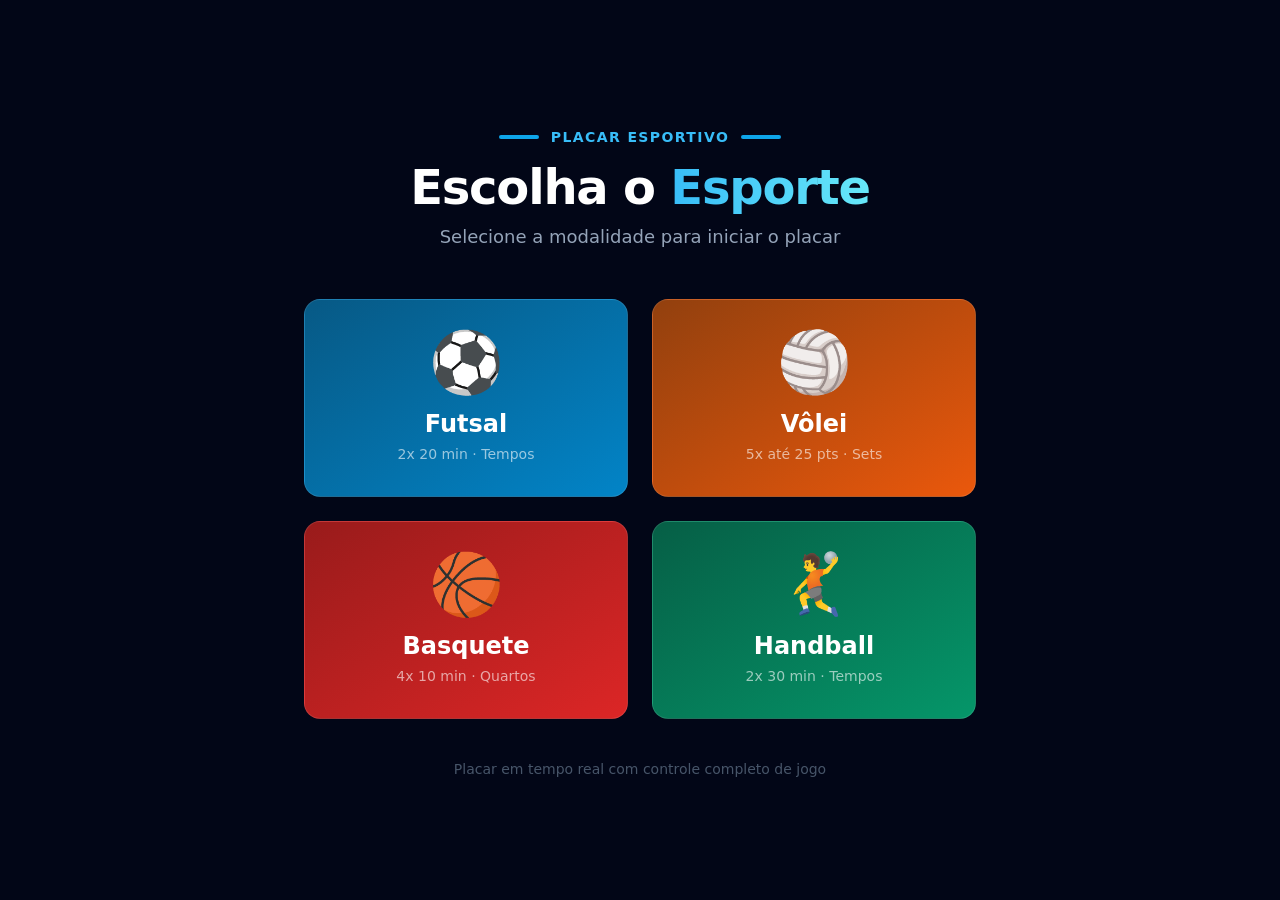
<file: index.html>
<!doctype html>
<html lang="en">
  <head>
    <meta charset="UTF-8" />
    <link rel="icon" type="image/svg+xml" href="/vite.svg" />
    <meta name="viewport" content="width=device-width, initial-scale=1.0" />
    <title data-default>Vite + React + TS</title>
    <meta property="og:image" content="https://bolt.new/static/og_default.png" />
    <meta name="twitter:card" content="summary_large_image" />
    <meta name="twitter:image" content="https://bolt.new/static/og_default.png" />
    <script type="module" crossorigin src="./assets/index-DK-SlphU.js"></script>
    <link rel="stylesheet" crossorigin href="./assets/index-BVPGeCKn.css">
  </head>
  <body>
    <div id="root"></div>
  </body>
</html>
</file>
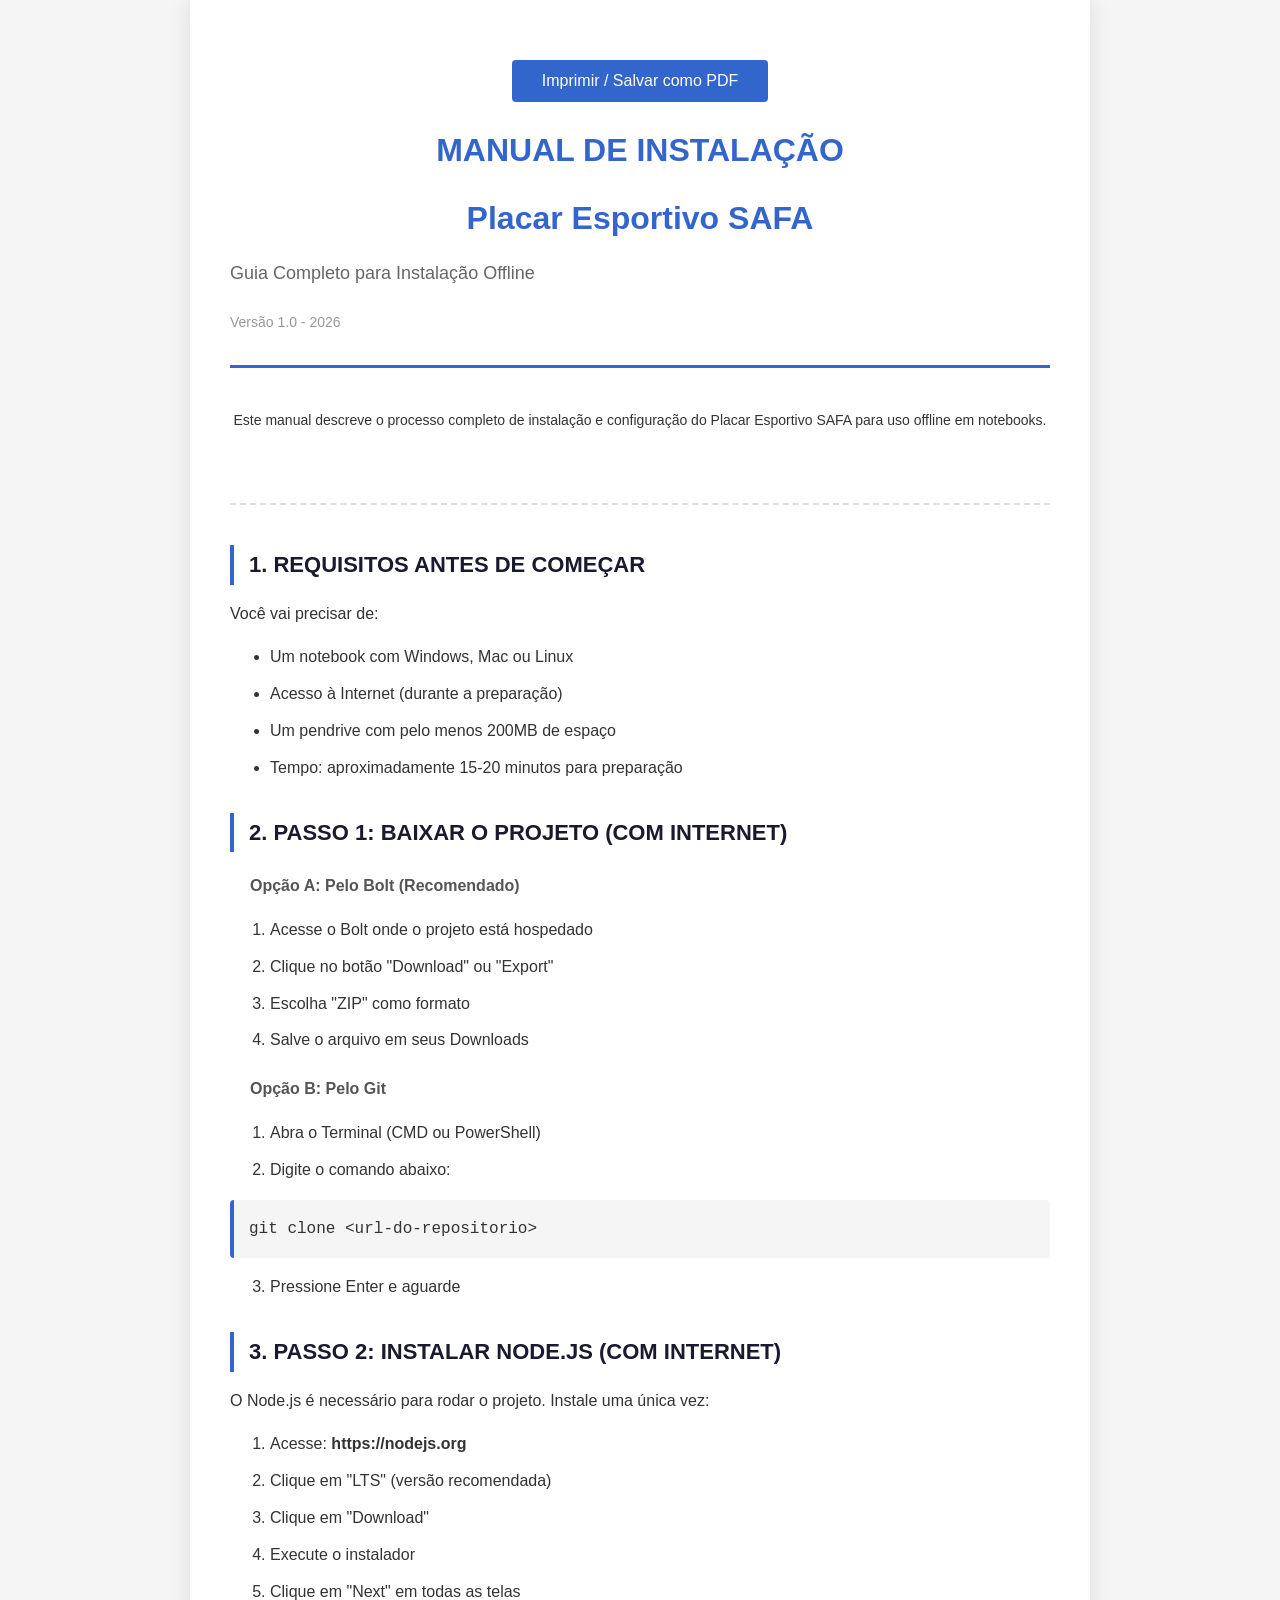
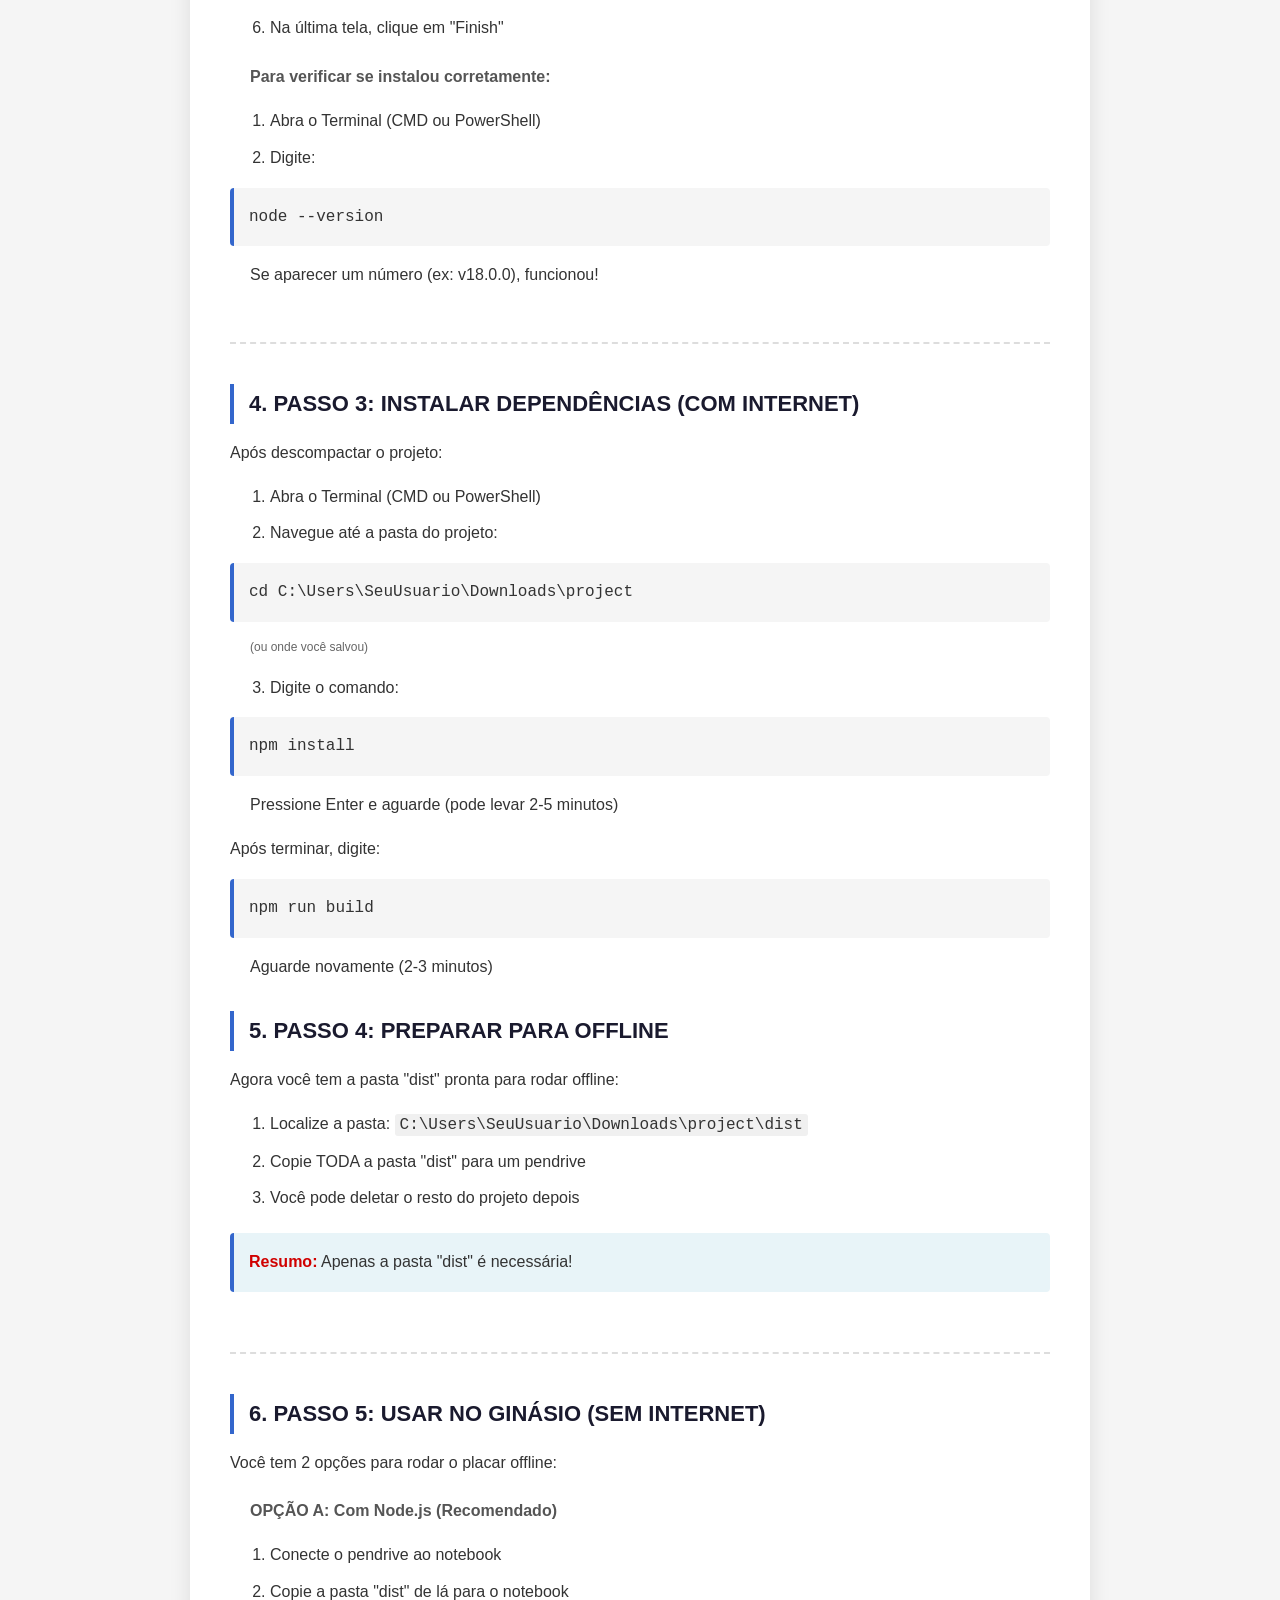
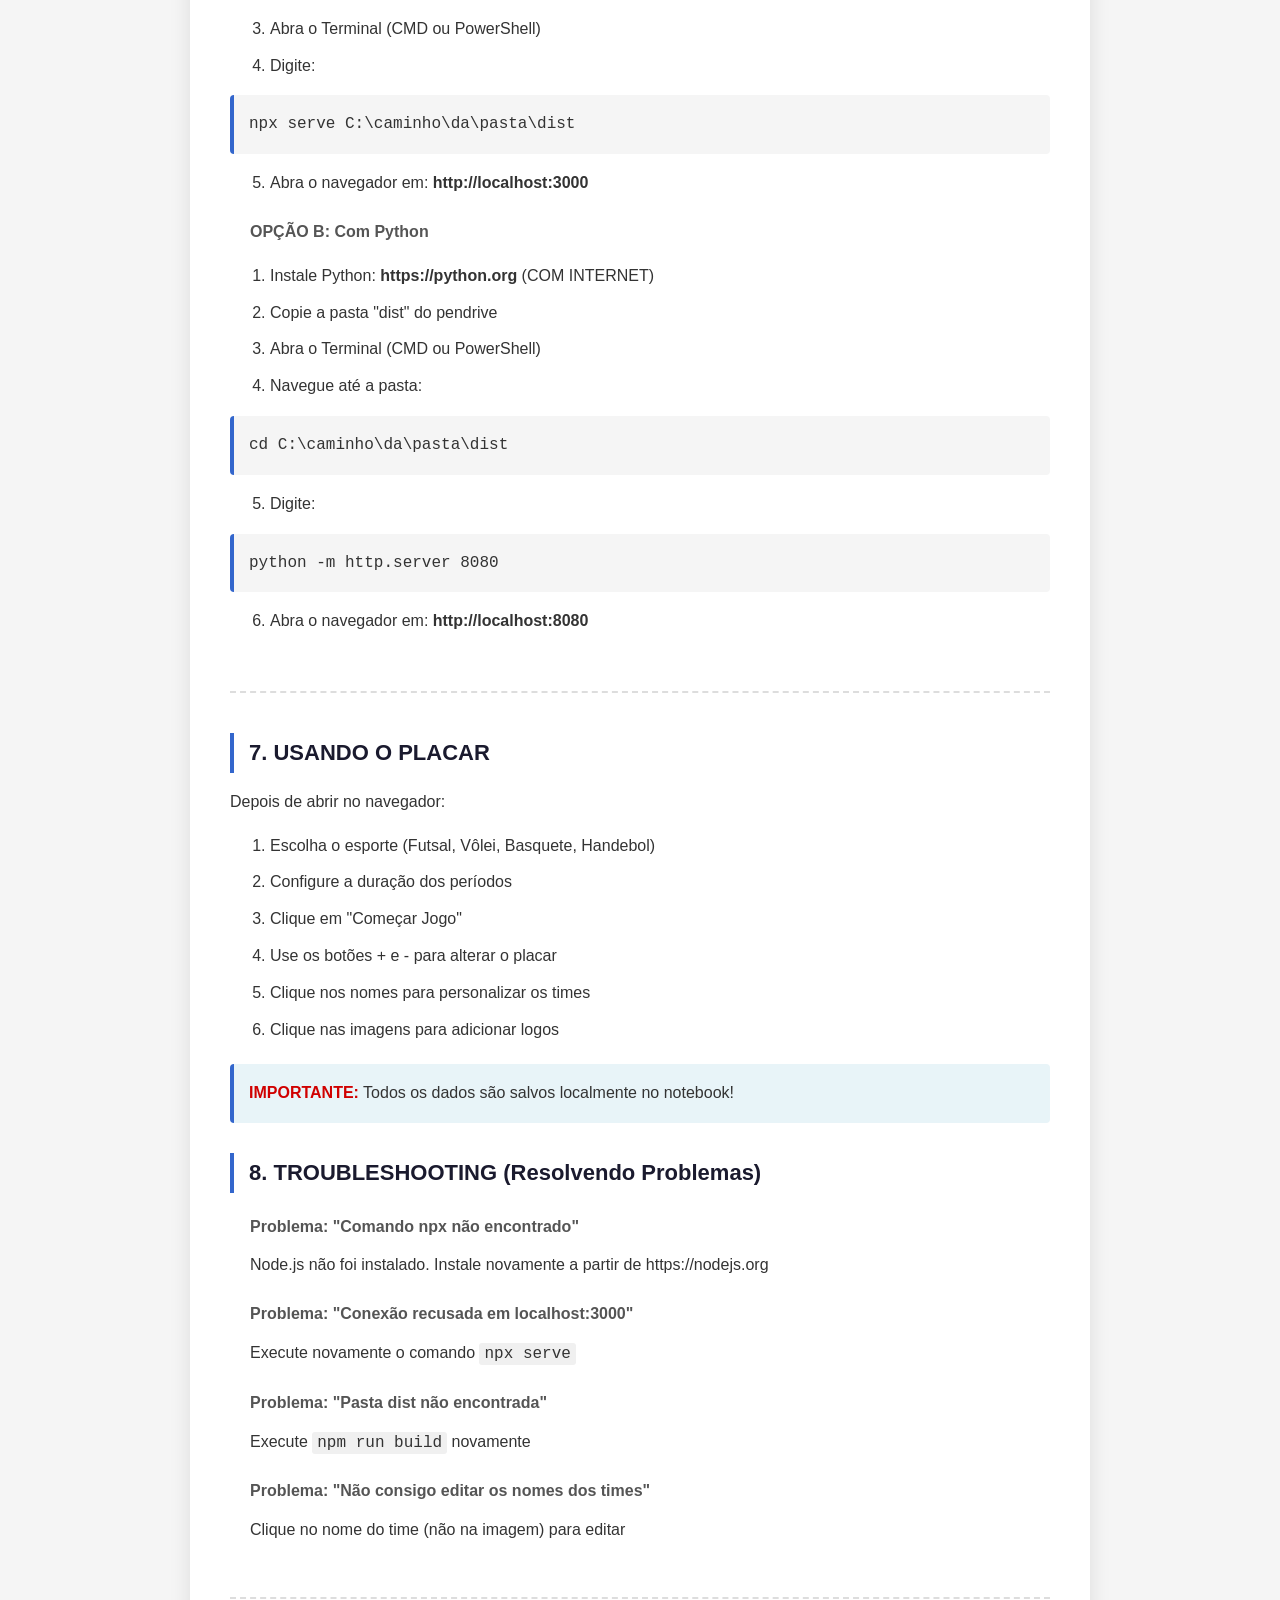
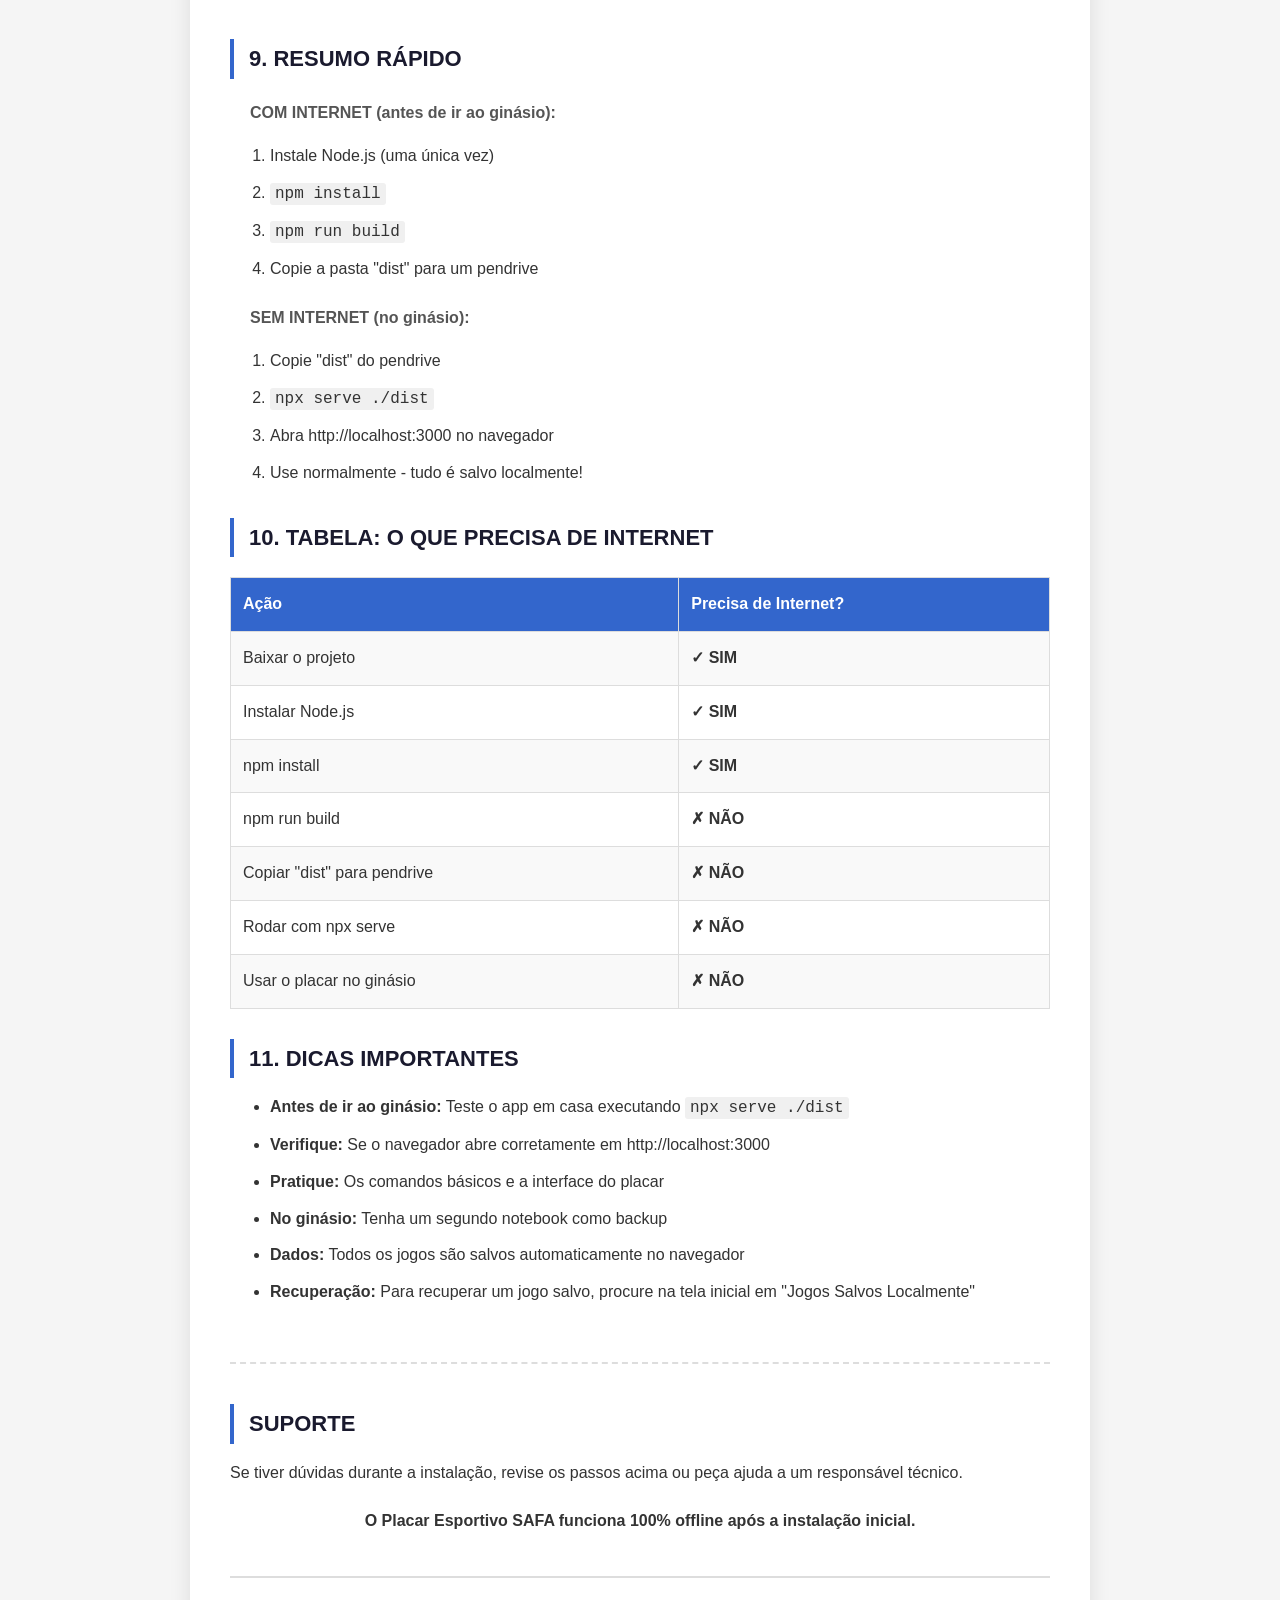
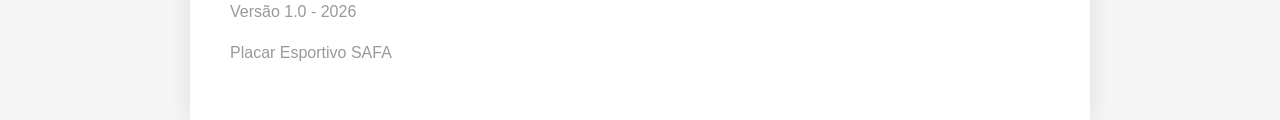
<file: Manual_Instalacao_SAFA.html>
<!DOCTYPE html>
<html lang="pt-BR">
<head>
    <meta charset="UTF-8">
    <meta name="viewport" content="width=device-width, initial-scale=1.0">
    <title>Manual de Instalação - Placar Esportivo SAFA</title>
    <style>
        * {
            margin: 0;
            padding: 0;
            box-sizing: border-box;
        }

        body {
            font-family: 'Segoe UI', Tahoma, Geneva, Verdana, sans-serif;
            line-height: 1.8;
            color: #333;
            background: #f5f5f5;
        }

        .container {
            max-width: 900px;
            margin: 0 auto;
            background: white;
            padding: 40px;
            box-shadow: 0 0 20px rgba(0,0,0,0.1);
        }

        .header {
            text-align: center;
            margin-bottom: 40px;
            padding-bottom: 20px;
            border-bottom: 3px solid #3366cc;
        }

        h1 {
            color: #3366cc;
            font-size: 32px;
            margin-bottom: 10px;
        }

        .subtitle {
            color: #666;
            font-size: 18px;
            margin: 10px 0;
        }

        h2 {
            color: #1a1a2e;
            font-size: 22px;
            margin-top: 30px;
            margin-bottom: 15px;
            border-left: 4px solid #3366cc;
            padding-left: 15px;
        }

        h3 {
            color: #555;
            font-size: 16px;
            margin-top: 20px;
            margin-bottom: 10px;
            margin-left: 20px;
        }

        p {
            margin-bottom: 12px;
            text-align: justify;
        }

        ul, ol {
            margin: 15px 0 15px 40px;
        }

        li {
            margin-bottom: 8px;
        }

        code {
            background: #f0f0f0;
            padding: 2px 5px;
            border-radius: 3px;
            font-family: 'Courier New', monospace;
        }

        .code-block {
            background: #f5f5f5;
            border-left: 4px solid #3366cc;
            padding: 15px;
            margin: 15px 0;
            border-radius: 4px;
            font-family: 'Courier New', monospace;
            overflow-x: auto;
        }

        .box {
            background: #e8f4f8;
            border-left: 4px solid #3366cc;
            padding: 15px;
            margin: 20px 0;
            border-radius: 4px;
        }

        .box strong {
            color: #d00000;
        }

        table {
            width: 100%;
            border-collapse: collapse;
            margin: 20px 0;
        }

        th, td {
            border: 1px solid #ddd;
            padding: 12px;
            text-align: left;
        }

        th {
            background: #3366cc;
            color: white;
            font-weight: bold;
        }

        tr:nth-child(even) {
            background: #f9f9f9;
        }

        .page-break {
            page-break-after: always;
            margin-bottom: 40px;
            padding-bottom: 40px;
            border-bottom: 2px dashed #ddd;
        }

        .footer {
            text-align: center;
            margin-top: 40px;
            padding-top: 20px;
            border-top: 2px solid #ddd;
            color: #999;
        }

        .print-button {
            display: block;
            margin: 20px auto;
            padding: 12px 30px;
            background: #3366cc;
            color: white;
            border: none;
            border-radius: 4px;
            font-size: 16px;
            cursor: pointer;
            text-align: center;
        }

        .print-button:hover {
            background: #2550aa;
        }

        @media print {
            body {
                background: white;
            }
            .container {
                box-shadow: none;
                max-width: 100%;
            }
            .print-button {
                display: none;
            }
            .page-break {
                page-break-after: always;
            }
        }
    </style>
</head>
<body>
    <div class="container">
        <button class="print-button" onclick="window.print()">Imprimir / Salvar como PDF</button>

        <div class="header">
            <h1>MANUAL DE INSTALAÇÃO</h1>
            <h1 style="color: #3366cc; margin-top: 10px;">Placar Esportivo SAFA</h1>
            <p class="subtitle">Guia Completo para Instalação Offline</p>
            <p class="subtitle" style="margin-top: 20px; font-size: 14px; color: #999;">Versão 1.0 - 2026</p>
        </div>

        <p style="text-align: center; margin-bottom: 30px; font-size: 14px;">
            Este manual descreve o processo completo de instalação e configuração do Placar Esportivo SAFA para uso offline em notebooks.
        </p>

        <div class="page-break"></div>

        <h2>1. REQUISITOS ANTES DE COMEÇAR</h2>
        <p>Você vai precisar de:</p>
        <ul>
            <li>Um notebook com Windows, Mac ou Linux</li>
            <li>Acesso à Internet (durante a preparação)</li>
            <li>Um pendrive com pelo menos 200MB de espaço</li>
            <li>Tempo: aproximadamente 15-20 minutos para preparação</li>
        </ul>

        <h2>2. PASSO 1: BAIXAR O PROJETO (COM INTERNET)</h2>
        <h3>Opção A: Pelo Bolt (Recomendado)</h3>
        <ol>
            <li>Acesse o Bolt onde o projeto está hospedado</li>
            <li>Clique no botão "Download" ou "Export"</li>
            <li>Escolha "ZIP" como formato</li>
            <li>Salve o arquivo em seus Downloads</li>
        </ol>

        <h3>Opção B: Pelo Git</h3>
        <ol>
            <li>Abra o Terminal (CMD ou PowerShell)</li>
            <li>Digite o comando abaixo:</li>
        </ol>
        <div class="code-block">git clone &lt;url-do-repositorio&gt;</div>
        <ol start="3">
            <li>Pressione Enter e aguarde</li>
        </ol>

        <h2>3. PASSO 2: INSTALAR NODE.JS (COM INTERNET)</h2>
        <p>O Node.js é necessário para rodar o projeto. Instale uma única vez:</p>
        <ol>
            <li>Acesse: <strong>https://nodejs.org</strong></li>
            <li>Clique em "LTS" (versão recomendada)</li>
            <li>Clique em "Download"</li>
            <li>Execute o instalador</li>
            <li>Clique em "Next" em todas as telas</li>
            <li>Na última tela, clique em "Finish"</li>
        </ol>

        <h3>Para verificar se instalou corretamente:</h3>
        <ol>
            <li>Abra o Terminal (CMD ou PowerShell)</li>
            <li>Digite:</li>
        </ol>
        <div class="code-block">node --version</div>
        <p style="margin-left: 20px;">Se aparecer um número (ex: v18.0.0), funcionou!</p>

        <div class="page-break"></div>

        <h2>4. PASSO 3: INSTALAR DEPENDÊNCIAS (COM INTERNET)</h2>
        <p>Após descompactar o projeto:</p>
        <ol>
            <li>Abra o Terminal (CMD ou PowerShell)</li>
            <li>Navegue até a pasta do projeto:</li>
        </ol>
        <div class="code-block">cd C:\Users\SeuUsuario\Downloads\project</div>
        <p style="margin-left: 20px; font-size: 12px; color: #666;">(ou onde você salvou)</p>
        <ol start="3">
            <li>Digite o comando:</li>
        </ol>
        <div class="code-block">npm install</div>
        <p style="margin-left: 20px;">Pressione Enter e aguarde (pode levar 2-5 minutos)</p>

        <p style="margin-top: 15px;">Após terminar, digite:</p>
        <div class="code-block">npm run build</div>
        <p style="margin-left: 20px;">Aguarde novamente (2-3 minutos)</p>

        <h2>5. PASSO 4: PREPARAR PARA OFFLINE</h2>
        <p>Agora você tem a pasta "dist" pronta para rodar offline:</p>
        <ol>
            <li>Localize a pasta: <code>C:\Users\SeuUsuario\Downloads\project\dist</code></li>
            <li>Copie TODA a pasta "dist" para um pendrive</li>
            <li>Você pode deletar o resto do projeto depois</li>
        </ol>
        <div class="box">
            <strong>Resumo:</strong> Apenas a pasta "dist" é necessária!
        </div>

        <div class="page-break"></div>

        <h2>6. PASSO 5: USAR NO GINÁSIO (SEM INTERNET)</h2>
        <p>Você tem 2 opções para rodar o placar offline:</p>

        <h3>OPÇÃO A: Com Node.js (Recomendado)</h3>
        <ol>
            <li>Conecte o pendrive ao notebook</li>
            <li>Copie a pasta "dist" de lá para o notebook</li>
            <li>Abra o Terminal (CMD ou PowerShell)</li>
            <li>Digite:</li>
        </ol>
        <div class="code-block">npx serve C:\caminho\da\pasta\dist</div>
        <ol start="5">
            <li>Abra o navegador em: <strong>http://localhost:3000</strong></li>
        </ol>

        <h3>OPÇÃO B: Com Python</h3>
        <ol>
            <li>Instale Python: <strong>https://python.org</strong> (COM INTERNET)</li>
            <li>Copie a pasta "dist" do pendrive</li>
            <li>Abra o Terminal (CMD ou PowerShell)</li>
            <li>Navegue até a pasta:</li>
        </ol>
        <div class="code-block">cd C:\caminho\da\pasta\dist</div>
        <ol start="5">
            <li>Digite:</li>
        </ol>
        <div class="code-block">python -m http.server 8080</div>
        <ol start="6">
            <li>Abra o navegador em: <strong>http://localhost:8080</strong></li>
        </ol>

        <div class="page-break"></div>

        <h2>7. USANDO O PLACAR</h2>
        <p>Depois de abrir no navegador:</p>
        <ol>
            <li>Escolha o esporte (Futsal, Vôlei, Basquete, Handebol)</li>
            <li>Configure a duração dos períodos</li>
            <li>Clique em "Começar Jogo"</li>
            <li>Use os botões + e - para alterar o placar</li>
            <li>Clique nos nomes para personalizar os times</li>
            <li>Clique nas imagens para adicionar logos</li>
        </ol>
        <div class="box">
            <strong>IMPORTANTE:</strong> Todos os dados são salvos localmente no notebook!
        </div>

        <h2>8. TROUBLESHOOTING (Resolvendo Problemas)</h2>

        <h3>Problema: "Comando npx não encontrado"</h3>
        <p style="margin-left: 20px;">Node.js não foi instalado. Instale novamente a partir de https://nodejs.org</p>

        <h3>Problema: "Conexão recusada em localhost:3000"</h3>
        <p style="margin-left: 20px;">Execute novamente o comando <code>npx serve</code></p>

        <h3>Problema: "Pasta dist não encontrada"</h3>
        <p style="margin-left: 20px;">Execute <code>npm run build</code> novamente</p>

        <h3>Problema: "Não consigo editar os nomes dos times"</h3>
        <p style="margin-left: 20px;">Clique no nome do time (não na imagem) para editar</p>

        <div class="page-break"></div>

        <h2>9. RESUMO RÁPIDO</h2>

        <h3>COM INTERNET (antes de ir ao ginásio):</h3>
        <ol>
            <li>Instale Node.js (uma única vez)</li>
            <li><code>npm install</code></li>
            <li><code>npm run build</code></li>
            <li>Copie a pasta "dist" para um pendrive</li>
        </ol>

        <h3>SEM INTERNET (no ginásio):</h3>
        <ol>
            <li>Copie "dist" do pendrive</li>
            <li><code>npx serve ./dist</code></li>
            <li>Abra http://localhost:3000 no navegador</li>
            <li>Use normalmente - tudo é salvo localmente!</li>
        </ol>

        <h2>10. TABELA: O QUE PRECISA DE INTERNET</h2>
        <table>
            <tr>
                <th>Ação</th>
                <th>Precisa de Internet?</th>
            </tr>
            <tr>
                <td>Baixar o projeto</td>
                <td><strong>✓ SIM</strong></td>
            </tr>
            <tr>
                <td>Instalar Node.js</td>
                <td><strong>✓ SIM</strong></td>
            </tr>
            <tr>
                <td>npm install</td>
                <td><strong>✓ SIM</strong></td>
            </tr>
            <tr>
                <td>npm run build</td>
                <td><strong>✗ NÃO</strong></td>
            </tr>
            <tr>
                <td>Copiar "dist" para pendrive</td>
                <td><strong>✗ NÃO</strong></td>
            </tr>
            <tr>
                <td>Rodar com npx serve</td>
                <td><strong>✗ NÃO</strong></td>
            </tr>
            <tr>
                <td>Usar o placar no ginásio</td>
                <td><strong>✗ NÃO</strong></td>
            </tr>
        </table>

        <h2>11. DICAS IMPORTANTES</h2>
        <ul>
            <li><strong>Antes de ir ao ginásio:</strong> Teste o app em casa executando <code>npx serve ./dist</code></li>
            <li><strong>Verifique:</strong> Se o navegador abre corretamente em http://localhost:3000</li>
            <li><strong>Pratique:</strong> Os comandos básicos e a interface do placar</li>
            <li><strong>No ginásio:</strong> Tenha um segundo notebook como backup</li>
            <li><strong>Dados:</strong> Todos os jogos são salvos automaticamente no navegador</li>
            <li><strong>Recuperação:</strong> Para recuperar um jogo salvo, procure na tela inicial em "Jogos Salvos Localmente"</li>
        </ul>

        <div class="page-break"></div>

        <h2>SUPORTE</h2>
        <p>Se tiver dúvidas durante a instalação, revise os passos acima ou peça ajuda a um responsável técnico.</p>
        <p style="margin-top: 20px; text-align: center; font-size: 16px; font-weight: bold;">
            O Placar Esportivo SAFA funciona 100% offline após a instalação inicial.
        </p>

        <div class="footer">
            <p>Versão 1.0 - 2026</p>
            <p>Placar Esportivo SAFA</p>
        </div>
    </div>
</body>
</html>
</file>
<file: assets/index-BVPGeCKn.css>
*,:before,:after{--tw-border-spacing-x: 0;--tw-border-spacing-y: 0;--tw-translate-x: 0;--tw-translate-y: 0;--tw-rotate: 0;--tw-skew-x: 0;--tw-skew-y: 0;--tw-scale-x: 1;--tw-scale-y: 1;--tw-pan-x: ;--tw-pan-y: ;--tw-pinch-zoom: ;--tw-scroll-snap-strictness: proximity;--tw-gradient-from-position: ;--tw-gradient-via-position: ;--tw-gradient-to-position: ;--tw-ordinal: ;--tw-slashed-zero: ;--tw-numeric-figure: ;--tw-numeric-spacing: ;--tw-numeric-fraction: ;--tw-ring-inset: ;--tw-ring-offset-width: 0px;--tw-ring-offset-color: #fff;--tw-ring-color: rgb(59 130 246 / .5);--tw-ring-offset-shadow: 0 0 #0000;--tw-ring-shadow: 0 0 #0000;--tw-shadow: 0 0 #0000;--tw-shadow-colored: 0 0 #0000;--tw-blur: ;--tw-brightness: ;--tw-contrast: ;--tw-grayscale: ;--tw-hue-rotate: ;--tw-invert: ;--tw-saturate: ;--tw-sepia: ;--tw-drop-shadow: ;--tw-backdrop-blur: ;--tw-backdrop-brightness: ;--tw-backdrop-contrast: ;--tw-backdrop-grayscale: ;--tw-backdrop-hue-rotate: ;--tw-backdrop-invert: ;--tw-backdrop-opacity: ;--tw-backdrop-saturate: ;--tw-backdrop-sepia: ;--tw-contain-size: ;--tw-contain-layout: ;--tw-contain-paint: ;--tw-contain-style: }::backdrop{--tw-border-spacing-x: 0;--tw-border-spacing-y: 0;--tw-translate-x: 0;--tw-translate-y: 0;--tw-rotate: 0;--tw-skew-x: 0;--tw-skew-y: 0;--tw-scale-x: 1;--tw-scale-y: 1;--tw-pan-x: ;--tw-pan-y: ;--tw-pinch-zoom: ;--tw-scroll-snap-strictness: proximity;--tw-gradient-from-position: ;--tw-gradient-via-position: ;--tw-gradient-to-position: ;--tw-ordinal: ;--tw-slashed-zero: ;--tw-numeric-figure: ;--tw-numeric-spacing: ;--tw-numeric-fraction: ;--tw-ring-inset: ;--tw-ring-offset-width: 0px;--tw-ring-offset-color: #fff;--tw-ring-color: rgb(59 130 246 / .5);--tw-ring-offset-shadow: 0 0 #0000;--tw-ring-shadow: 0 0 #0000;--tw-shadow: 0 0 #0000;--tw-shadow-colored: 0 0 #0000;--tw-blur: ;--tw-brightness: ;--tw-contrast: ;--tw-grayscale: ;--tw-hue-rotate: ;--tw-invert: ;--tw-saturate: ;--tw-sepia: ;--tw-drop-shadow: ;--tw-backdrop-blur: ;--tw-backdrop-brightness: ;--tw-backdrop-contrast: ;--tw-backdrop-grayscale: ;--tw-backdrop-hue-rotate: ;--tw-backdrop-invert: ;--tw-backdrop-opacity: ;--tw-backdrop-saturate: ;--tw-backdrop-sepia: ;--tw-contain-size: ;--tw-contain-layout: ;--tw-contain-paint: ;--tw-contain-style: }*,:before,:after{box-sizing:border-box;border-width:0;border-style:solid;border-color:#e5e7eb}:before,:after{--tw-content: ""}html,:host{line-height:1.5;-webkit-text-size-adjust:100%;-moz-tab-size:4;-o-tab-size:4;tab-size:4;font-family:ui-sans-serif,system-ui,sans-serif,"Apple Color Emoji","Segoe UI Emoji",Segoe UI Symbol,"Noto Color Emoji";font-feature-settings:normal;font-variation-settings:normal;-webkit-tap-highlight-color:transparent}body{margin:0;line-height:inherit}hr{height:0;color:inherit;border-top-width:1px}abbr:where([title]){-webkit-text-decoration:underline dotted;text-decoration:underline dotted}h1,h2,h3,h4,h5,h6{font-size:inherit;font-weight:inherit}a{color:inherit;text-decoration:inherit}b,strong{font-weight:bolder}code,kbd,samp,pre{font-family:ui-monospace,SFMono-Regular,Menlo,Monaco,Consolas,Liberation Mono,Courier New,monospace;font-feature-settings:normal;font-variation-settings:normal;font-size:1em}small{font-size:80%}sub,sup{font-size:75%;line-height:0;position:relative;vertical-align:baseline}sub{bottom:-.25em}sup{top:-.5em}table{text-indent:0;border-color:inherit;border-collapse:collapse}button,input,optgroup,select,textarea{font-family:inherit;font-feature-settings:inherit;font-variation-settings:inherit;font-size:100%;font-weight:inherit;line-height:inherit;letter-spacing:inherit;color:inherit;margin:0;padding:0}button,select{text-transform:none}button,input:where([type=button]),input:where([type=reset]),input:where([type=submit]){-webkit-appearance:button;background-color:transparent;background-image:none}:-moz-focusring{outline:auto}:-moz-ui-invalid{box-shadow:none}progress{vertical-align:baseline}::-webkit-inner-spin-button,::-webkit-outer-spin-button{height:auto}[type=search]{-webkit-appearance:textfield;outline-offset:-2px}::-webkit-search-decoration{-webkit-appearance:none}::-webkit-file-upload-button{-webkit-appearance:button;font:inherit}summary{display:list-item}blockquote,dl,dd,h1,h2,h3,h4,h5,h6,hr,figure,p,pre{margin:0}fieldset{margin:0;padding:0}legend{padding:0}ol,ul,menu{list-style:none;margin:0;padding:0}dialog{padding:0}textarea{resize:vertical}input::-moz-placeholder,textarea::-moz-placeholder{opacity:1;color:#9ca3af}input::placeholder,textarea::placeholder{opacity:1;color:#9ca3af}button,[role=button]{cursor:pointer}:disabled{cursor:default}img,svg,video,canvas,audio,iframe,embed,object{display:block;vertical-align:middle}img,video{max-width:100%;height:auto}[hidden]:where(:not([hidden=until-found])){display:none}*{-webkit-tap-highlight-color:transparent}body{-webkit-font-smoothing:antialiased;-moz-osx-font-smoothing:grayscale;font-family:Inter,system-ui,-apple-system,sans-serif}.fixed{position:fixed}.absolute{position:absolute}.relative{position:relative}.inset-0{top:0;right:0;bottom:0;left:0}.-right-2{right:-.5rem}.-top-2{top:-.5rem}.bottom-3{bottom:.75rem}.left-0{left:0}.left-1\/2{left:50%}.left-4{left:1rem}.right-0{right:0}.right-3{right:.75rem}.top-0{top:0}.top-4{top:1rem}.z-50{z-index:50}.mx-auto{margin-left:auto;margin-right:auto}.mb-1{margin-bottom:.25rem}.mb-12{margin-bottom:3rem}.mb-2{margin-bottom:.5rem}.mb-3{margin-bottom:.75rem}.mb-4{margin-bottom:1rem}.mb-5{margin-bottom:1.25rem}.mb-6{margin-bottom:1.5rem}.mb-8{margin-bottom:2rem}.ml-1{margin-left:.25rem}.ml-2{margin-left:.5rem}.mt-0\.5{margin-top:.125rem}.mt-1{margin-top:.25rem}.mt-10{margin-top:2.5rem}.mt-16{margin-top:4rem}.mt-2{margin-top:.5rem}.mt-3{margin-top:.75rem}.mt-4{margin-top:1rem}.block{display:block}.flex{display:flex}.inline-flex{display:inline-flex}.grid{display:grid}.hidden{display:none}.h-0\.5{height:.125rem}.h-1{height:.25rem}.h-10{height:2.5rem}.h-16{height:4rem}.h-3{height:.75rem}.h-3\.5{height:.875rem}.h-4{height:1rem}.h-5{height:1.25rem}.h-7{height:1.75rem}.max-h-64{max-height:16rem}.min-h-screen{min-height:100vh}.w-10{width:2.5rem}.w-16{width:4rem}.w-28{width:7rem}.w-3{width:.75rem}.w-3\.5{width:.875rem}.w-4{width:1rem}.w-5{width:1.25rem}.w-7{width:1.75rem}.w-full{width:100%}.max-w-2xl{max-width:42rem}.max-w-4xl{max-width:56rem}.max-w-sm{max-width:24rem}.max-w-xs{max-width:20rem}.flex-1{flex:1 1 0%}.-translate-x-1\/2{--tw-translate-x: -50%;transform:translate(var(--tw-translate-x),var(--tw-translate-y)) rotate(var(--tw-rotate)) skew(var(--tw-skew-x)) skewY(var(--tw-skew-y)) scaleX(var(--tw-scale-x)) scaleY(var(--tw-scale-y))}.scale-105{--tw-scale-x: 1.05;--tw-scale-y: 1.05;transform:translate(var(--tw-translate-x),var(--tw-translate-y)) rotate(var(--tw-rotate)) skew(var(--tw-skew-x)) skewY(var(--tw-skew-y)) scaleX(var(--tw-scale-x)) scaleY(var(--tw-scale-y))}.scale-110{--tw-scale-x: 1.1;--tw-scale-y: 1.1;transform:translate(var(--tw-translate-x),var(--tw-translate-y)) rotate(var(--tw-rotate)) skew(var(--tw-skew-x)) skewY(var(--tw-skew-y)) scaleX(var(--tw-scale-x)) scaleY(var(--tw-scale-y))}.cursor-pointer{cursor:pointer}.select-none{-webkit-user-select:none;-moz-user-select:none;user-select:none}.grid-cols-1{grid-template-columns:repeat(1,minmax(0,1fr))}.grid-cols-2{grid-template-columns:repeat(2,minmax(0,1fr))}.flex-col{flex-direction:column}.flex-wrap{flex-wrap:wrap}.items-center{align-items:center}.justify-center{justify-content:center}.justify-between{justify-content:space-between}.gap-1{gap:.25rem}.gap-1\.5{gap:.375rem}.gap-2{gap:.5rem}.gap-3{gap:.75rem}.gap-4{gap:1rem}.gap-6{gap:1.5rem}.gap-8{gap:2rem}.space-y-2>:not([hidden])~:not([hidden]){--tw-space-y-reverse: 0;margin-top:calc(.5rem * calc(1 - var(--tw-space-y-reverse)));margin-bottom:calc(.5rem * var(--tw-space-y-reverse))}.self-center{align-self:center}.overflow-hidden{overflow:hidden}.overflow-y-auto{overflow-y:auto}.rounded-2xl{border-radius:1rem}.rounded-3xl{border-radius:1.5rem}.rounded-full{border-radius:9999px}.rounded-lg{border-radius:.5rem}.rounded-sm{border-radius:.125rem}.rounded-xl{border-radius:.75rem}.border{border-width:1px}.border-2{border-width:2px}.border-b{border-bottom-width:1px}.border-t{border-top-width:1px}.border-dashed{border-style:dashed}.border-blue-500\/30{border-color:#3b82f64d}.border-red-500\/30{border-color:#ef44444d}.border-rose-500\/30{border-color:#f43f5e4d}.border-slate-700{--tw-border-opacity: 1;border-color:rgb(51 65 85 / var(--tw-border-opacity, 1))}.border-white\/10{border-color:#ffffff1a}.border-white\/20{border-color:#fff3}.border-white\/30{border-color:#ffffff4d}.bg-black\/20{background-color:#0003}.bg-black\/30{background-color:#0000004d}.bg-black\/60{background-color:#0009}.bg-blue-400{--tw-bg-opacity: 1;background-color:rgb(96 165 250 / var(--tw-bg-opacity, 1))}.bg-blue-500{--tw-bg-opacity: 1;background-color:rgb(59 130 246 / var(--tw-bg-opacity, 1))}.bg-emerald-500{--tw-bg-opacity: 1;background-color:rgb(16 185 129 / var(--tw-bg-opacity, 1))}.bg-red-500{--tw-bg-opacity: 1;background-color:rgb(239 68 68 / var(--tw-bg-opacity, 1))}.bg-red-500\/20{background-color:#ef444433}.bg-rose-400{--tw-bg-opacity: 1;background-color:rgb(251 113 133 / var(--tw-bg-opacity, 1))}.bg-rose-500{--tw-bg-opacity: 1;background-color:rgb(244 63 94 / var(--tw-bg-opacity, 1))}.bg-sky-500{--tw-bg-opacity: 1;background-color:rgb(14 165 233 / var(--tw-bg-opacity, 1))}.bg-slate-800\/50{background-color:#1e293b80}.bg-slate-900{--tw-bg-opacity: 1;background-color:rgb(15 23 42 / var(--tw-bg-opacity, 1))}.bg-slate-950{--tw-bg-opacity: 1;background-color:rgb(2 6 23 / var(--tw-bg-opacity, 1))}.bg-white{--tw-bg-opacity: 1;background-color:rgb(255 255 255 / var(--tw-bg-opacity, 1))}.bg-white\/0{background-color:#fff0}.bg-white\/10{background-color:#ffffff1a}.bg-white\/15{background-color:#ffffff26}.bg-white\/20{background-color:#fff3}.bg-white\/5{background-color:#ffffff0d}.bg-gradient-to-br{background-image:linear-gradient(to bottom right,var(--tw-gradient-stops))}.bg-gradient-to-r{background-image:linear-gradient(to right,var(--tw-gradient-stops))}.from-\[\$\{config\.color\}\]{--tw-gradient-from: ${config.color}var(--tw-gradient-from-position);--tw-gradient-to: rgb(255 255 255 / 0) var(--tw-gradient-to-position);--tw-gradient-stops: var(--tw-gradient-from), var(--tw-gradient-to)}.from-amber-800{--tw-gradient-from: #92400e var(--tw-gradient-from-position);--tw-gradient-to: rgb(146 64 14 / 0) var(--tw-gradient-to-position);--tw-gradient-stops: var(--tw-gradient-from), var(--tw-gradient-to)}.from-amber-900{--tw-gradient-from: #78350f var(--tw-gradient-from-position);--tw-gradient-to: rgb(120 53 15 / 0) var(--tw-gradient-to-position);--tw-gradient-stops: var(--tw-gradient-from), var(--tw-gradient-to)}.from-blue-800\/40{--tw-gradient-from: rgb(30 64 175 / .4) var(--tw-gradient-from-position);--tw-gradient-to: rgb(30 64 175 / 0) var(--tw-gradient-to-position);--tw-gradient-stops: var(--tw-gradient-from), var(--tw-gradient-to)}.from-emerald-800{--tw-gradient-from: #065f46 var(--tw-gradient-from-position);--tw-gradient-to: rgb(6 95 70 / 0) var(--tw-gradient-to-position);--tw-gradient-stops: var(--tw-gradient-from), var(--tw-gradient-to)}.from-emerald-900{--tw-gradient-from: #064e3b var(--tw-gradient-from-position);--tw-gradient-to: rgb(6 78 59 / 0) var(--tw-gradient-to-position);--tw-gradient-stops: var(--tw-gradient-from), var(--tw-gradient-to)}.from-red-800{--tw-gradient-from: #991b1b var(--tw-gradient-from-position);--tw-gradient-to: rgb(153 27 27 / 0) var(--tw-gradient-to-position);--tw-gradient-stops: var(--tw-gradient-from), var(--tw-gradient-to)}.from-red-900{--tw-gradient-from: #7f1d1d var(--tw-gradient-from-position);--tw-gradient-to: rgb(127 29 29 / 0) var(--tw-gradient-to-position);--tw-gradient-stops: var(--tw-gradient-from), var(--tw-gradient-to)}.from-rose-800\/40{--tw-gradient-from: rgb(159 18 57 / .4) var(--tw-gradient-from-position);--tw-gradient-to: rgb(159 18 57 / 0) var(--tw-gradient-to-position);--tw-gradient-stops: var(--tw-gradient-from), var(--tw-gradient-to)}.from-sky-400{--tw-gradient-from: #38bdf8 var(--tw-gradient-from-position);--tw-gradient-to: rgb(56 189 248 / 0) var(--tw-gradient-to-position);--tw-gradient-stops: var(--tw-gradient-from), var(--tw-gradient-to)}.from-sky-800{--tw-gradient-from: #075985 var(--tw-gradient-from-position);--tw-gradient-to: rgb(7 89 133 / 0) var(--tw-gradient-to-position);--tw-gradient-stops: var(--tw-gradient-from), var(--tw-gradient-to)}.from-sky-900{--tw-gradient-from: #0c4a6e var(--tw-gradient-from-position);--tw-gradient-to: rgb(12 74 110 / 0) var(--tw-gradient-to-position);--tw-gradient-stops: var(--tw-gradient-from), var(--tw-gradient-to)}.from-slate-900{--tw-gradient-from: #0f172a var(--tw-gradient-from-position);--tw-gradient-to: rgb(15 23 42 / 0) var(--tw-gradient-to-position);--tw-gradient-stops: var(--tw-gradient-from), var(--tw-gradient-to)}.via-emerald-800{--tw-gradient-to: rgb(6 95 70 / 0) var(--tw-gradient-to-position);--tw-gradient-stops: var(--tw-gradient-from), #065f46 var(--tw-gradient-via-position), var(--tw-gradient-to)}.via-orange-800{--tw-gradient-to: rgb(154 52 18 / 0) var(--tw-gradient-to-position);--tw-gradient-stops: var(--tw-gradient-from), #9a3412 var(--tw-gradient-via-position), var(--tw-gradient-to)}.via-red-800{--tw-gradient-to: rgb(153 27 27 / 0) var(--tw-gradient-to-position);--tw-gradient-stops: var(--tw-gradient-from), #991b1b var(--tw-gradient-via-position), var(--tw-gradient-to)}.via-sky-800{--tw-gradient-to: rgb(7 89 133 / 0) var(--tw-gradient-to-position);--tw-gradient-stops: var(--tw-gradient-from), #075985 var(--tw-gradient-via-position), var(--tw-gradient-to)}.to-\[\$\{config\.accentColor\}\]{--tw-gradient-to: ${config.accentColor}var(--tw-gradient-to-position)}.to-blue-900\/40{--tw-gradient-to: rgb(30 58 138 / .4) var(--tw-gradient-to-position)}.to-cyan-300{--tw-gradient-to: #67e8f9 var(--tw-gradient-to-position)}.to-emerald-600{--tw-gradient-to: #059669 var(--tw-gradient-to-position)}.to-orange-600{--tw-gradient-to: #ea580c var(--tw-gradient-to-position)}.to-red-600{--tw-gradient-to: #dc2626 var(--tw-gradient-to-position)}.to-rose-900\/40{--tw-gradient-to: rgb(136 19 55 / .4) var(--tw-gradient-to-position)}.to-sky-600{--tw-gradient-to: #0284c7 var(--tw-gradient-to-position)}.to-slate-800{--tw-gradient-to: #1e293b var(--tw-gradient-to-position)}.to-slate-900{--tw-gradient-to: #0f172a var(--tw-gradient-to-position)}.bg-clip-text{-webkit-background-clip:text;background-clip:text}.object-contain{-o-object-fit:contain;object-fit:contain}.p-1{padding:.25rem}.p-2{padding:.5rem}.p-3{padding:.75rem}.p-4{padding:1rem}.p-6{padding:1.5rem}.p-8{padding:2rem}.px-3{padding-left:.75rem;padding-right:.75rem}.px-4{padding-left:1rem;padding-right:1rem}.px-5{padding-left:1.25rem;padding-right:1.25rem}.px-6{padding-left:1.5rem;padding-right:1.5rem}.py-1{padding-top:.25rem;padding-bottom:.25rem}.py-1\.5{padding-top:.375rem;padding-bottom:.375rem}.py-12{padding-top:3rem;padding-bottom:3rem}.py-2{padding-top:.5rem;padding-bottom:.5rem}.py-2\.5{padding-top:.625rem;padding-bottom:.625rem}.py-3{padding-top:.75rem;padding-bottom:.75rem}.py-4{padding-top:1rem;padding-bottom:1rem}.pt-10{padding-top:2.5rem}.pt-4{padding-top:1rem}.text-left{text-align:left}.text-center{text-align:center}.text-2xl{font-size:1.5rem;line-height:2rem}.text-3xl{font-size:1.875rem;line-height:2.25rem}.text-4xl{font-size:2.25rem;line-height:2.5rem}.text-5xl{font-size:3rem;line-height:1}.text-6xl{font-size:3.75rem;line-height:1}.text-7xl{font-size:4.5rem;line-height:1}.text-base{font-size:1rem;line-height:1.5rem}.text-lg{font-size:1.125rem;line-height:1.75rem}.text-sm{font-size:.875rem;line-height:1.25rem}.text-xs{font-size:.75rem;line-height:1rem}.font-black{font-weight:900}.font-bold{font-weight:700}.font-light{font-weight:300}.font-medium{font-weight:500}.font-semibold{font-weight:600}.uppercase{text-transform:uppercase}.tabular-nums{--tw-numeric-spacing: tabular-nums;font-variant-numeric:var(--tw-ordinal) var(--tw-slashed-zero) var(--tw-numeric-figure) var(--tw-numeric-spacing) var(--tw-numeric-fraction)}.leading-none{line-height:1}.tracking-tight{letter-spacing:-.025em}.tracking-wider{letter-spacing:.05em}.tracking-widest{letter-spacing:.1em}.text-blue-400{--tw-text-opacity: 1;color:rgb(96 165 250 / var(--tw-text-opacity, 1))}.text-emerald-400{--tw-text-opacity: 1;color:rgb(52 211 153 / var(--tw-text-opacity, 1))}.text-red-400{--tw-text-opacity: 1;color:rgb(248 113 113 / var(--tw-text-opacity, 1))}.text-rose-400{--tw-text-opacity: 1;color:rgb(251 113 133 / var(--tw-text-opacity, 1))}.text-sky-400{--tw-text-opacity: 1;color:rgb(56 189 248 / var(--tw-text-opacity, 1))}.text-slate-400{--tw-text-opacity: 1;color:rgb(148 163 184 / var(--tw-text-opacity, 1))}.text-slate-600{--tw-text-opacity: 1;color:rgb(71 85 105 / var(--tw-text-opacity, 1))}.text-slate-900{--tw-text-opacity: 1;color:rgb(15 23 42 / var(--tw-text-opacity, 1))}.text-transparent{color:transparent}.text-white{--tw-text-opacity: 1;color:rgb(255 255 255 / var(--tw-text-opacity, 1))}.text-white\/30{color:#ffffff4d}.text-white\/40{color:#fff6}.text-white\/50{color:#ffffff80}.text-white\/60{color:#fff9}.text-white\/70{color:#ffffffb3}.text-yellow-400{--tw-text-opacity: 1;color:rgb(250 204 21 / var(--tw-text-opacity, 1))}.opacity-0{opacity:0}.opacity-60{opacity:.6}.shadow-2xl{--tw-shadow: 0 25px 50px -12px rgb(0 0 0 / .25);--tw-shadow-colored: 0 25px 50px -12px var(--tw-shadow-color);box-shadow:var(--tw-ring-offset-shadow, 0 0 #0000),var(--tw-ring-shadow, 0 0 #0000),var(--tw-shadow)}.shadow-lg{--tw-shadow: 0 10px 15px -3px rgb(0 0 0 / .1), 0 4px 6px -4px rgb(0 0 0 / .1);--tw-shadow-colored: 0 10px 15px -3px var(--tw-shadow-color), 0 4px 6px -4px var(--tw-shadow-color);box-shadow:var(--tw-ring-offset-shadow, 0 0 #0000),var(--tw-ring-shadow, 0 0 #0000),var(--tw-shadow)}.shadow-emerald-500\/30{--tw-shadow-color: rgb(16 185 129 / .3);--tw-shadow: var(--tw-shadow-colored)}.shadow-red-500\/30{--tw-shadow-color: rgb(239 68 68 / .3);--tw-shadow: var(--tw-shadow-colored)}.outline-none{outline:2px solid transparent;outline-offset:2px}.drop-shadow-2xl{--tw-drop-shadow: drop-shadow(0 25px 25px rgb(0 0 0 / .15));filter:var(--tw-blur) var(--tw-brightness) var(--tw-contrast) var(--tw-grayscale) var(--tw-hue-rotate) var(--tw-invert) var(--tw-saturate) var(--tw-sepia) var(--tw-drop-shadow)}.drop-shadow-xl{--tw-drop-shadow: drop-shadow(0 20px 13px rgb(0 0 0 / .03)) drop-shadow(0 8px 5px rgb(0 0 0 / .08));filter:var(--tw-blur) var(--tw-brightness) var(--tw-contrast) var(--tw-grayscale) var(--tw-hue-rotate) var(--tw-invert) var(--tw-saturate) var(--tw-sepia) var(--tw-drop-shadow)}.filter{filter:var(--tw-blur) var(--tw-brightness) var(--tw-contrast) var(--tw-grayscale) var(--tw-hue-rotate) var(--tw-invert) var(--tw-saturate) var(--tw-sepia) var(--tw-drop-shadow)}.backdrop-blur-sm{--tw-backdrop-blur: blur(4px);-webkit-backdrop-filter:var(--tw-backdrop-blur) var(--tw-backdrop-brightness) var(--tw-backdrop-contrast) var(--tw-backdrop-grayscale) var(--tw-backdrop-hue-rotate) var(--tw-backdrop-invert) var(--tw-backdrop-opacity) var(--tw-backdrop-saturate) var(--tw-backdrop-sepia);backdrop-filter:var(--tw-backdrop-blur) var(--tw-backdrop-brightness) var(--tw-backdrop-contrast) var(--tw-backdrop-grayscale) var(--tw-backdrop-hue-rotate) var(--tw-backdrop-invert) var(--tw-backdrop-opacity) var(--tw-backdrop-saturate) var(--tw-backdrop-sepia)}.transition-all{transition-property:all;transition-timing-function:cubic-bezier(.4,0,.2,1);transition-duration:.15s}.transition-colors{transition-property:color,background-color,border-color,text-decoration-color,fill,stroke;transition-timing-function:cubic-bezier(.4,0,.2,1);transition-duration:.15s}.transition-opacity{transition-property:opacity;transition-timing-function:cubic-bezier(.4,0,.2,1);transition-duration:.15s}.transition-transform{transition-property:transform;transition-timing-function:cubic-bezier(.4,0,.2,1);transition-duration:.15s}.duration-200{transition-duration:.2s}.duration-300{transition-duration:.3s}.animate-in{animation:animateIn .3s ease-out}.fade-in{animation:fadeIn .3s ease-out}.slide-in-from-bottom-4{animation:slideInBottom .3s ease-out}@keyframes animateIn{0%{opacity:0;transform:translateY(16px)}to{opacity:1;transform:translateY(0)}}@keyframes fadeIn{0%{opacity:0}to{opacity:1}}@keyframes slideInBottom{0%{opacity:0;transform:translateY(24px)}to{opacity:1;transform:translateY(0)}}.hover\:scale-\[1\.03\]:hover{--tw-scale-x: 1.03;--tw-scale-y: 1.03;transform:translate(var(--tw-translate-x),var(--tw-translate-y)) rotate(var(--tw-rotate)) skew(var(--tw-skew-x)) skewY(var(--tw-skew-y)) scaleX(var(--tw-scale-x)) scaleY(var(--tw-scale-y))}.hover\:border-white\/20:hover{border-color:#fff3}.hover\:border-white\/40:hover{border-color:#fff6}.hover\:bg-emerald-400:hover{--tw-bg-opacity: 1;background-color:rgb(52 211 153 / var(--tw-bg-opacity, 1))}.hover\:bg-red-400:hover{--tw-bg-opacity: 1;background-color:rgb(248 113 113 / var(--tw-bg-opacity, 1))}.hover\:bg-red-500\/20:hover{background-color:#ef444433}.hover\:bg-slate-800:hover{--tw-bg-opacity: 1;background-color:rgb(30 41 59 / var(--tw-bg-opacity, 1))}.hover\:bg-white\/10:hover{background-color:#ffffff1a}.hover\:bg-white\/20:hover{background-color:#fff3}.hover\:bg-white\/90:hover{background-color:#ffffffe6}.hover\:from-amber-700:hover{--tw-gradient-from: #b45309 var(--tw-gradient-from-position);--tw-gradient-to: rgb(180 83 9 / 0) var(--tw-gradient-to-position);--tw-gradient-stops: var(--tw-gradient-from), var(--tw-gradient-to)}.hover\:from-emerald-700:hover{--tw-gradient-from: #047857 var(--tw-gradient-from-position);--tw-gradient-to: rgb(4 120 87 / 0) var(--tw-gradient-to-position);--tw-gradient-stops: var(--tw-gradient-from), var(--tw-gradient-to)}.hover\:from-red-700:hover{--tw-gradient-from: #b91c1c var(--tw-gradient-from-position);--tw-gradient-to: rgb(185 28 28 / 0) var(--tw-gradient-to-position);--tw-gradient-stops: var(--tw-gradient-from), var(--tw-gradient-to)}.hover\:from-sky-700:hover{--tw-gradient-from: #0369a1 var(--tw-gradient-from-position);--tw-gradient-to: rgb(3 105 161 / 0) var(--tw-gradient-to-position);--tw-gradient-stops: var(--tw-gradient-from), var(--tw-gradient-to)}.hover\:to-emerald-500:hover{--tw-gradient-to: #10b981 var(--tw-gradient-to-position)}.hover\:to-orange-500:hover{--tw-gradient-to: #f97316 var(--tw-gradient-to-position)}.hover\:to-red-500:hover{--tw-gradient-to: #ef4444 var(--tw-gradient-to-position)}.hover\:to-sky-500:hover{--tw-gradient-to: #0ea5e9 var(--tw-gradient-to-position)}.hover\:text-white:hover{--tw-text-opacity: 1;color:rgb(255 255 255 / var(--tw-text-opacity, 1))}.hover\:shadow-2xl:hover{--tw-shadow: 0 25px 50px -12px rgb(0 0 0 / .25);--tw-shadow-colored: 0 25px 50px -12px var(--tw-shadow-color);box-shadow:var(--tw-ring-offset-shadow, 0 0 #0000),var(--tw-ring-shadow, 0 0 #0000),var(--tw-shadow)}.hover\:shadow-lg:hover{--tw-shadow: 0 10px 15px -3px rgb(0 0 0 / .1), 0 4px 6px -4px rgb(0 0 0 / .1);--tw-shadow-colored: 0 10px 15px -3px var(--tw-shadow-color), 0 4px 6px -4px var(--tw-shadow-color);box-shadow:var(--tw-ring-offset-shadow, 0 0 #0000),var(--tw-ring-shadow, 0 0 #0000),var(--tw-shadow)}.hover\:brightness-110:hover{--tw-brightness: brightness(1.1);filter:var(--tw-blur) var(--tw-brightness) var(--tw-contrast) var(--tw-grayscale) var(--tw-hue-rotate) var(--tw-invert) var(--tw-saturate) var(--tw-sepia) var(--tw-drop-shadow)}.focus\:border-white\/40:focus{border-color:#fff6}.focus\:border-white\/60:focus{border-color:#fff9}.focus\:outline-none:focus{outline:2px solid transparent;outline-offset:2px}.active\:scale-90:active{--tw-scale-x: .9;--tw-scale-y: .9;transform:translate(var(--tw-translate-x),var(--tw-translate-y)) rotate(var(--tw-rotate)) skew(var(--tw-skew-x)) skewY(var(--tw-skew-y)) scaleX(var(--tw-scale-x)) scaleY(var(--tw-scale-y))}.disabled\:opacity-30:disabled{opacity:.3}.disabled\:opacity-40:disabled{opacity:.4}.group:hover .group-hover\:-rotate-6{--tw-rotate: -6deg;transform:translate(var(--tw-translate-x),var(--tw-translate-y)) rotate(var(--tw-rotate)) skew(var(--tw-skew-x)) skewY(var(--tw-skew-y)) scaleX(var(--tw-scale-x)) scaleY(var(--tw-scale-y))}.group:hover .group-hover\:scale-110{--tw-scale-x: 1.1;--tw-scale-y: 1.1;transform:translate(var(--tw-translate-x),var(--tw-translate-y)) rotate(var(--tw-rotate)) skew(var(--tw-skew-x)) skewY(var(--tw-skew-y)) scaleX(var(--tw-scale-x)) scaleY(var(--tw-scale-y))}.group:hover .group-hover\:bg-white\/5{background-color:#ffffff0d}.group:hover .group-hover\:opacity-100{opacity:1}@media (min-width: 640px){.sm\:grid-cols-2{grid-template-columns:repeat(2,minmax(0,1fr))}}
</file>
